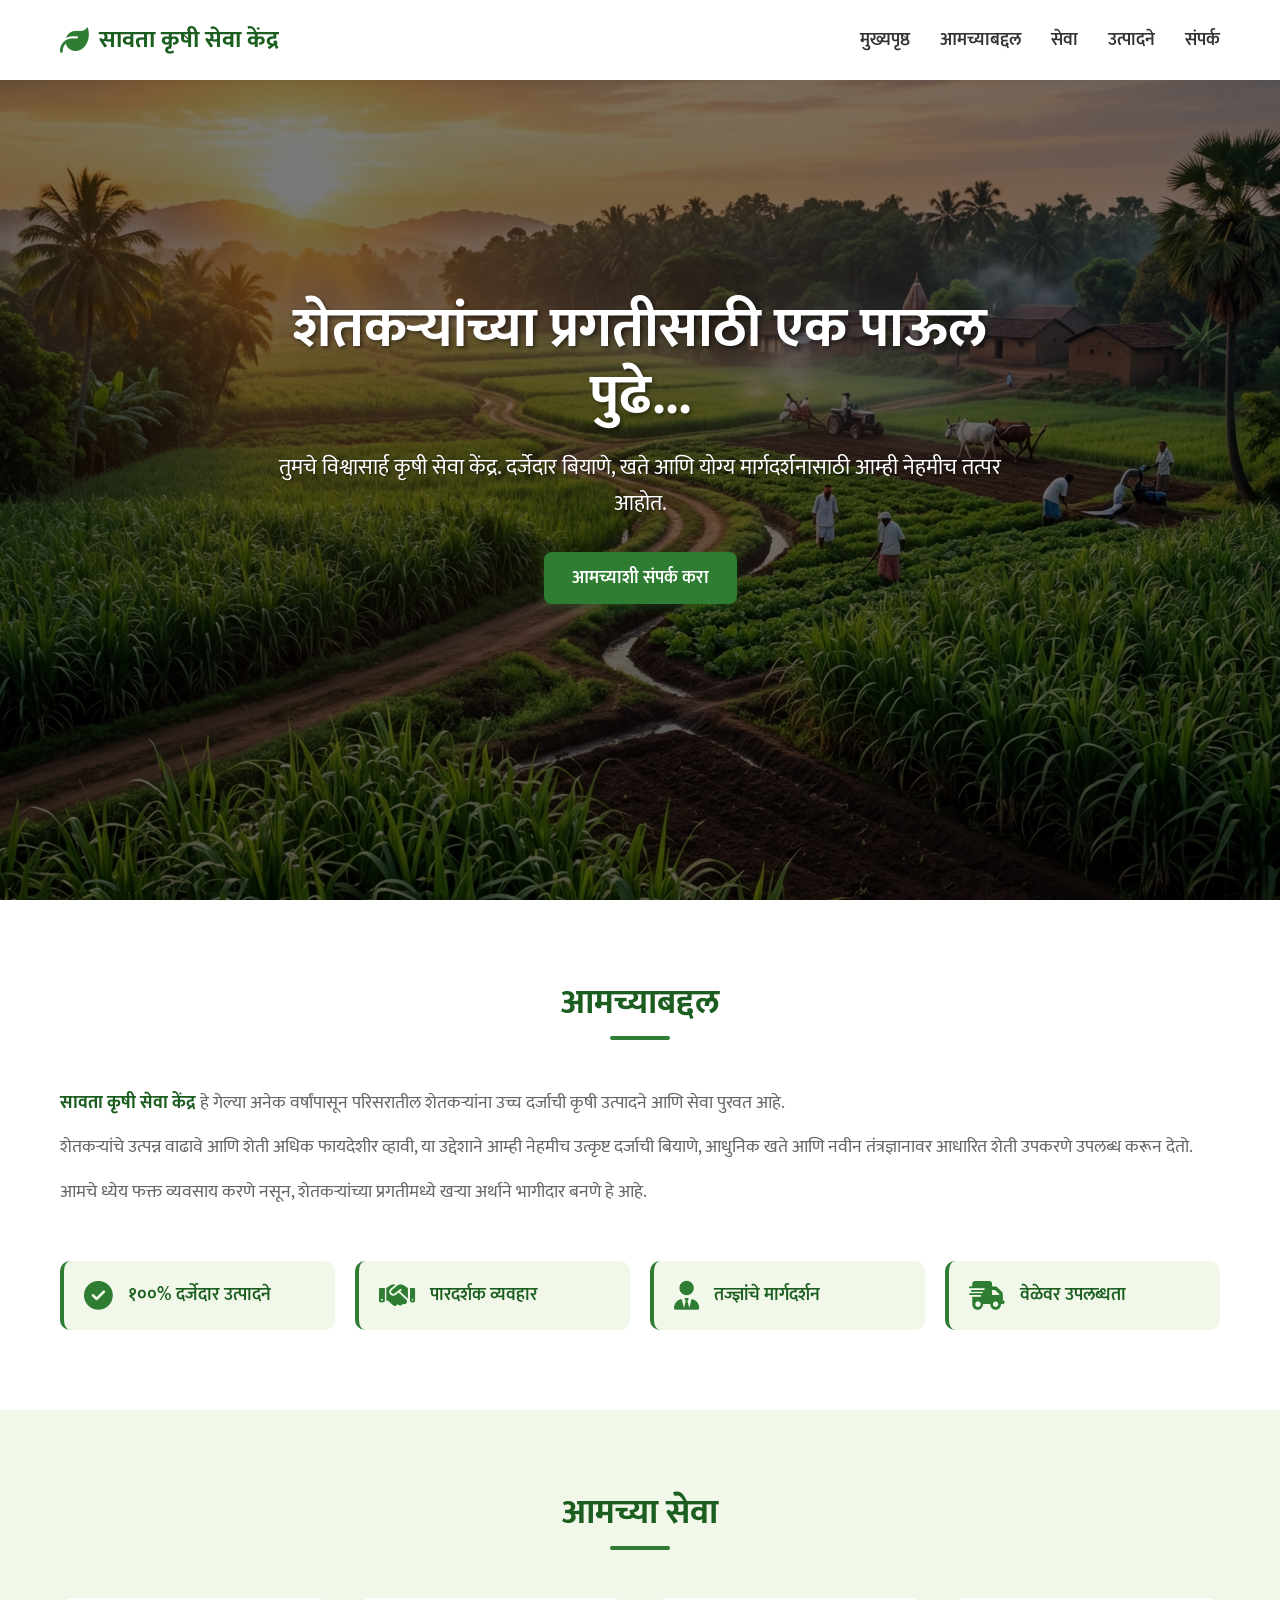
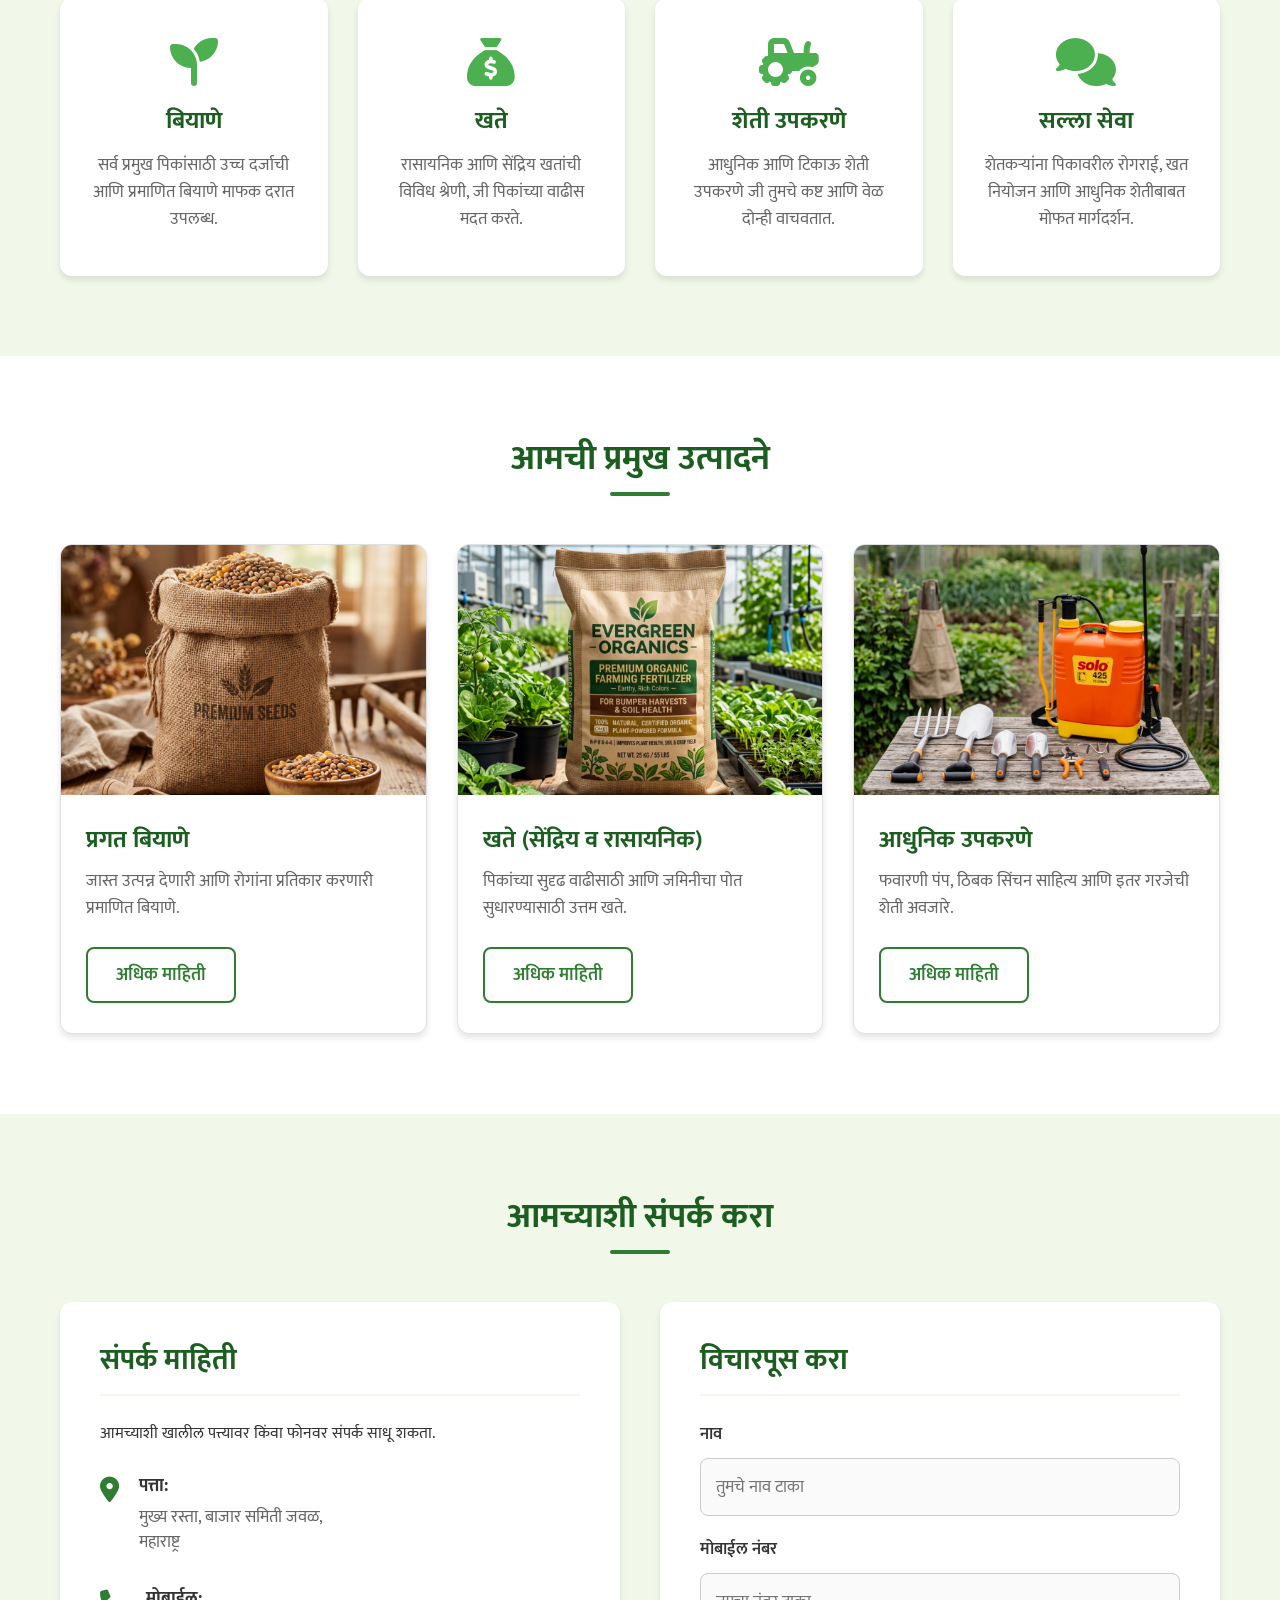
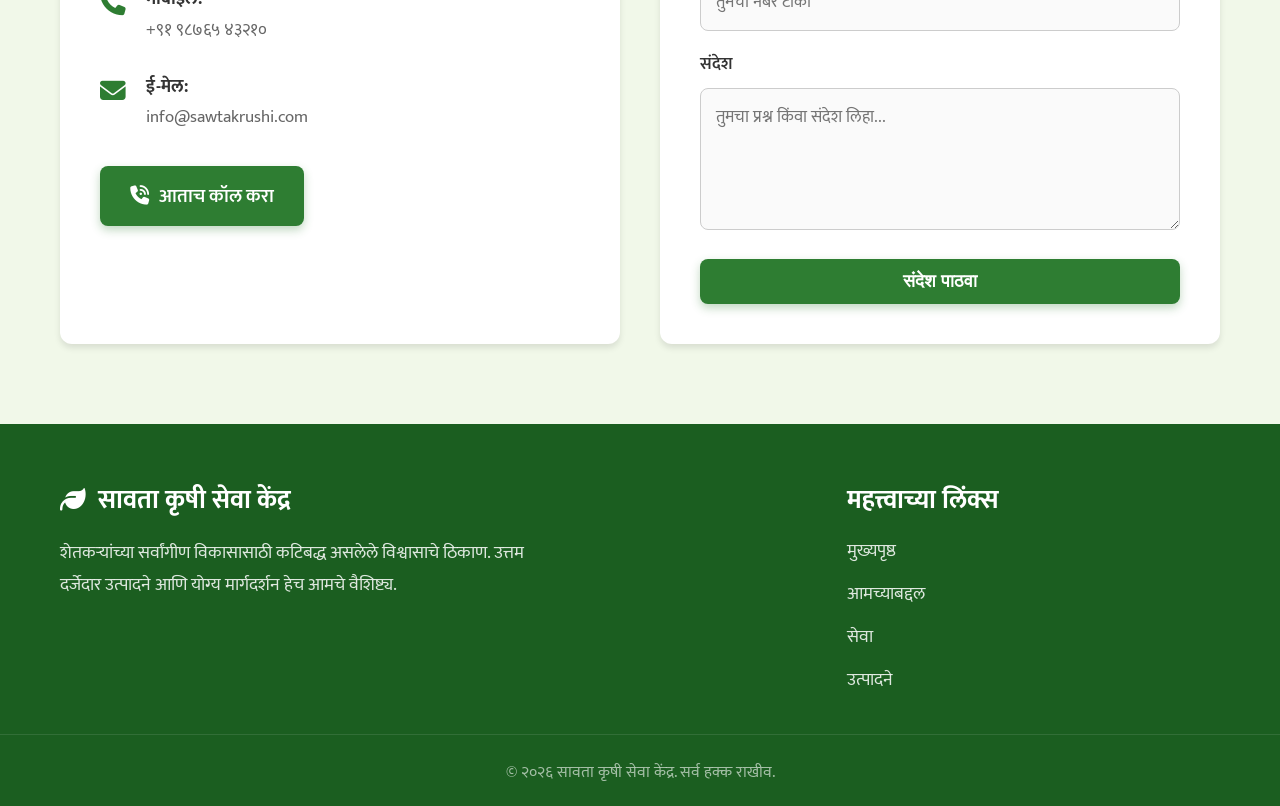
<file: Demo1/index.html>
<!DOCTYPE html>
<html lang="mr">
<head>
    <meta charset="UTF-8">
    <meta name="viewport" content="width=device-width, initial-scale=1.0">
    <title>सावता कृषी सेवा केंद्र</title>
    <meta name="description" content="सावता कृषी सेवा केंद्र - शेतकऱ्यांच्या प्रगतीसाठी एक विश्वसनीय नाव. बियाणे, खते आणि शेती उपकरणांसाठी आजच संपर्क करा.">
    <!-- Google Fonts -->
    <link rel="preconnect" href="https://fonts.googleapis.com">
    <link rel="preconnect" href="https://fonts.gstatic.com" crossorigin>
    <link href="https://fonts.googleapis.com/css2?family=Mukta:wght@300;400;500;600;700&display=swap" rel="stylesheet">
    <!-- Font Awesome -->
    <link rel="stylesheet" href="https://cdnjs.cloudflare.com/ajax/libs/font-awesome/6.4.0/css/all.min.css">
    <!-- Custom CSS -->
    <link rel="stylesheet" href="style.css">
</head>
<body>

    <!-- Header -->
    <header class="header">
        <div class="container header-container">
            <a href="#" class="logo">
                <i class="fa-solid fa-leaf"></i> सावता कृषी सेवा केंद्र
            </a>
            <button class="mobile-toggle" aria-label="Toggle Navigation">
                <i class="fa-solid fa-bars"></i>
            </button>
            <nav class="nav-menu">
                <ul>
                    <li><a href="#home">मुख्यपृष्ठ</a></li>
                    <li><a href="#about">आमच्याबद्दल</a></li>
                    <li><a href="#services">सेवा</a></li>
                    <li><a href="#products">उत्पादने</a></li>
                    <li><a href="#contact">संपर्क</a></li>
                </ul>
            </nav>
        </div>
    </header>

    <!-- Hero Section -->
    <section id="home" class="hero">
        <div class="hero-content">
            <h1>शेतकऱ्यांच्या प्रगतीसाठी एक पाऊल पुढे...</h1>
            <p>तुमचे विश्वासार्ह कृषी सेवा केंद्र. दर्जेदार बियाणे, खते आणि योग्य मार्गदर्शनासाठी आम्ही नेहमीच तत्पर आहोत.</p>
            <a href="#contact" class="btn btn-primary">आमच्याशी संपर्क करा</a>
        </div>
    </section>

    <!-- About Section -->
    <section id="about" class="about">
        <div class="container">
            <h2 class="section-title">आमच्याबद्दल</h2>
            <div class="about-content">
                <div class="about-text">
                    <p><strong>सावता कृषी सेवा केंद्र</strong> हे गेल्या अनेक वर्षांपासून परिसरातील शेतकऱ्यांना उच्च दर्जाची कृषी उत्पादने आणि सेवा पुरवत आहे.</p>
                    <p>शेतकऱ्यांचे उत्पन्न वाढावे आणि शेती अधिक फायदेशीर व्हावी, या उद्देशाने आम्ही नेहमीच उत्कृष्ट दर्जाची बियाणे, आधुनिक खते आणि नवीन तंत्रज्ञानावर आधारित शेती उपकरणे उपलब्ध करून देतो.</p>
                    <p>आमचे ध्येय फक्त व्यवसाय करणे नसून, शेतकऱ्यांच्या प्रगतीमध्ये खऱ्या अर्थाने भागीदार बनणे हे आहे.</p>
                </div>
                <div class="features-grid">
                    <div class="feature-item">
                        <i class="fa-solid fa-check-circle"></i>
                        <span>१००% दर्जेदार उत्पादने</span>
                    </div>
                    <div class="feature-item">
                        <i class="fa-solid fa-handshake"></i>
                        <span>पारदर्शक व्यवहार</span>
                    </div>
                    <div class="feature-item">
                        <i class="fa-solid fa-user-tie"></i>
                        <span>तज्ज्ञांचे मार्गदर्शन</span>
                    </div>
                    <div class="feature-item">
                        <i class="fa-solid fa-truck-fast"></i>
                        <span>वेळेवर उपलब्धता</span>
                    </div>
                </div>
            </div>
        </div>
    </section>

    <!-- Services Section -->
    <section id="services" class="services">
        <div class="container">
            <h2 class="section-title">आमच्या सेवा</h2>
            <div class="services-grid">
                <div class="service-card">
                    <i class="fa-solid fa-seedling"></i>
                    <h3>बियाणे</h3>
                    <p>सर्व प्रमुख पिकांसाठी उच्च दर्जाची आणि प्रमाणित बियाणे माफक दरात उपलब्ध.</p>
                </div>
                <div class="service-card">
                    <i class="fa-solid fa-sack-dollar"></i>
                    <h3>खते</h3>
                    <p>रासायनिक आणि सेंद्रिय खतांची विविध श्रेणी, जी पिकांच्या वाढीस मदत करते.</p>
                </div>
                <div class="service-card">
                    <i class="fa-solid fa-tractor"></i>
                    <h3>शेती उपकरणे</h3>
                    <p>आधुनिक आणि टिकाऊ शेती उपकरणे जी तुमचे कष्ट आणि वेळ दोन्ही वाचवतात.</p>
                </div>
                <div class="service-card">
                    <i class="fa-solid fa-comments"></i>
                    <h3>सल्ला सेवा</h3>
                    <p>शेतकऱ्यांना पिकावरील रोगराई, खत नियोजन आणि आधुनिक शेतीबाबत मोफत मार्गदर्शन.</p>
                </div>
            </div>
        </div>
    </section>

    <!-- Products Section -->
    <section id="products" class="products">
        <div class="container">
            <h2 class="section-title">आमची प्रमुख उत्पादने</h2>
            <div class="products-grid">
                <div class="product-card">
                    <img src="seed_product.png" alt="प्रगत बियाणे" id="prod1-img">
                    <div class="product-info">
                        <h3>प्रगत बियाणे</h3>
                        <p>जास्त उत्पन्न देणारी आणि रोगांना प्रतिकार करणारी प्रमाणित बियाणे.</p>
                        <a href="#contact" class="btn btn-secondary">अधिक माहिती</a>
                    </div>
                </div>
                <div class="product-card">
                    <img src="fertilizer_product.png" alt="सेंद्रिय व रासायनिक खते" id="prod2-img">
                    <div class="product-info">
                        <h3>खते (सेंद्रिय व रासायनिक)</h3>
                        <p>पिकांच्या सुदृढ वाढीसाठी आणि जमिनीचा पोत सुधारण्यासाठी उत्तम खते.</p>
                        <a href="#contact" class="btn btn-secondary">अधिक माहिती</a>
                    </div>
                </div>
                <div class="product-card">
                    <img src="equip_product.png" alt="शेती उपकरणे" id="prod3-img">
                    <div class="product-info">
                        <h3>आधुनिक उपकरणे</h3>
                        <p>फवारणी पंप, ठिबक सिंचन साहित्य आणि इतर गरजेची शेती अवजारे.</p>
                        <a href="#contact" class="btn btn-secondary">अधिक माहिती</a>
                    </div>
                </div>
            </div>
        </div>
    </section>

    <!-- Contact Section -->
    <section id="contact" class="contact">
        <div class="container">
            <h2 class="section-title">आमच्याशी संपर्क करा</h2>
            <div class="contact-wrapper">
                <div class="contact-info">
                    <h3>संपर्क माहिती</h3>
                    <p>आमच्याशी खालील पत्त्यावर किंवा फोनवर संपर्क साधू शकता.</p>
                    <ul class="info-list">
                        <li>
                            <i class="fa-solid fa-location-dot"></i>
                            <div>
                                <strong>पत्ता:</strong><br>
                                मुख्य रस्ता, बाजार समिती जवळ, <br>
                                महाराष्ट्र
                            </div>
                        </li>
                        <li>
                            <i class="fa-solid fa-phone"></i>
                            <div>
                                <strong>मोबाईल:</strong><br>
                                +९१ ९८७६५ ४३२१०
                            </div>
                        </li>
                        <li>
                            <i class="fa-solid fa-envelope"></i>
                            <div>
                                <strong>ई-मेल:</strong><br>
                                info@sawtakrushi.com
                            </div>
                        </li>
                    </ul>
                    <a href="tel:+919876543210" class="btn btn-primary call-btn"><i class="fa-solid fa-phone-volume"></i> आताच कॉल करा</a>
                </div>
                
                <div class="contact-form">
                    <h3>विचारपूस करा</h3>
                    <form onsubmit="event.preventDefault(); alert('तुमचा संदेश यशस्वीरित्या पाठवला गेला आहे!');">
                        <div class="form-group">
                            <label for="name">नाव</label>
                            <input type="text" id="name" placeholder="तुमचे नाव टाका" required>
                        </div>
                        <div class="form-group">
                            <label for="mobile">मोबाईल नंबर</label>
                            <input type="tel" id="mobile" placeholder="तुमचा नंबर टाका" pattern="[0-9]{10}" required>
                        </div>
                        <div class="form-group">
                            <label for="message">संदेश</label>
                            <textarea id="message" rows="4" placeholder="तुमचा प्रश्न किंवा संदेश लिहा..." required></textarea>
                        </div>
                        <button type="submit" class="btn btn-primary btn-block">संदेश पाठवा</button>
                    </form>
                </div>
            </div>
        </div>
    </section>

    <!-- Footer -->
    <footer class="footer">
        <div class="container footer-content">
            <div class="footer-col">
                <h3><i class="fa-solid fa-leaf"></i> सावता कृषी सेवा केंद्र</h3>
                <p>शेतकऱ्यांच्या सर्वांगीण विकासासाठी कटिबद्ध असलेले विश्वासाचे ठिकाण. उत्तम दर्जेदार उत्पादने आणि योग्य मार्गदर्शन हेच आमचे वैशिष्ट्य.</p>
            </div>
            <div class="footer-col">
                <h3>महत्त्वाच्या लिंक्स</h3>
                <ul>
                    <li><a href="#home">मुख्यपृष्ठ</a></li>
                    <li><a href="#about">आमच्याबद्दल</a></li>
                    <li><a href="#services">सेवा</a></li>
                    <li><a href="#products">उत्पादने</a></li>
                </ul>
            </div>
        </div>
        <div class="footer-bottom">
            <p>&copy; २०२६ सावता कृषी सेवा केंद्र. सर्व हक्क राखीव.</p>
        </div>
    </footer>

    <script>
        // Sticky Header & Mobile Menu Toggle
        const header = document.querySelector('.header');
        const mobileToggle = document.querySelector('.mobile-toggle');
        const navMenu = document.querySelector('.nav-menu');

        window.addEventListener('scroll', () => {
            if (window.scrollY > 50) {
                header.classList.add('scrolled');
            } else {
                header.classList.remove('scrolled');
            }
        });

        mobileToggle.addEventListener('click', () => {
            navMenu.classList.toggle('active');
            let icon = mobileToggle.querySelector('i');
            if(navMenu.classList.contains('active')) {
                icon.classList.remove('fa-bars');
                icon.classList.add('fa-times');
            } else {
                icon.classList.remove('fa-times');
                icon.classList.add('fa-bars');
            }
        });

        // Close mobile menu when clicking on a link
        document.querySelectorAll('.nav-menu a').forEach(link => {
            link.addEventListener('click', () => {
                navMenu.classList.remove('active');
                let icon = mobileToggle.querySelector('i');
                icon.classList.remove('fa-times');
                icon.classList.add('fa-bars');
            });
        });
    </script>
</body>
</html>
</file>
<file: Demo1/style.css>
/* Color Palette & Variables */
:root {
    --primary-green: #2e7d32;
    --primary-light: #4caf50;
    --primary-dark: #1b5e20;
    --secondary-earth: #8d6e63;
    --accent-orange: #f57c00;
    --bg-light: #f1f8e9;
    --text-main: #333333;
    --text-muted: #666666;
    --white: #ffffff;
    --border-color: #e0e0e0;
    --shadow: 0 4px 6px rgba(0, 0, 0, 0.1);
    --transition: all 0.3s ease;
}

/* Reset & Base Styles */
* {
    margin: 0;
    padding: 0;
    box-sizing: border-box;
}

html {
    scroll-behavior: smooth;
    scroll-padding-top: 80px; /* offset for sticky header */
}

body {
    font-family: 'Mukta', sans-serif;
    color: var(--text-main);
    background-color: #fafafa;
    line-height: 1.6;
}

img {
    max-width: 100%;
    height: auto;
    display: block;
}

a {
    text-decoration: none;
    color: inherit;
    transition: var(--transition);
}

ul {
    list-style: none;
}

.container {
    max-width: 1200px;
    margin: 0 auto;
    padding: 0 20px;
}

/* Typography */
h1, h2, h3, h4, h5, h6 {
    font-weight: 700;
    line-height: 1.3;
}

.section-title {
    text-align: center;
    font-size: 2.2rem;
    color: var(--primary-dark);
    margin-bottom: 3rem;
    position: relative;
}

.section-title::after {
    content: '';
    display: block;
    width: 60px;
    height: 4px;
    background-color: var(--primary-green);
    margin: 10px auto 0;
    border-radius: 2px;
}

/* Buttons */
.btn {
    display: inline-block;
    padding: 12px 28px;
    border-radius: 8px;
    font-size: 1.1rem;
    font-weight: 600;
    cursor: pointer;
    text-align: center;
    border: none;
    transition: var(--transition);
}

.btn-primary {
    background-color: var(--primary-green);
    color: var(--white);
    box-shadow: 0 4px 10px rgba(46, 125, 50, 0.3);
}

.btn-primary:hover {
    background-color: var(--primary-dark);
    transform: translateY(-2px);
    box-shadow: 0 6px 15px rgba(46, 125, 50, 0.4);
    color: var(--white);
}

.btn-secondary {
    background-color: transparent;
    color: var(--primary-green);
    border: 2px solid var(--primary-green);
}

.btn-secondary:hover {
    background-color: var(--primary-green);
    color: var(--white);
}

.btn-block {
    display: block;
    width: 100%;
}

/* Header & Navigation */
.header {
    background-color: var(--white);
    position: fixed;
    top: 0;
    left: 0;
    width: 100%;
    z-index: 1000;
    box-shadow: 0 2px 10px rgba(0, 0, 0, 0.05);
    transition: var(--transition);
}

.header.scrolled {
    padding: 5px 0;
    box-shadow: 0 4px 15px rgba(0, 0, 0, 0.1);
}

.header-container {
    display: flex;
    justify-content: space-between;
    align-items: center;
    height: 80px;
}

.logo {
    font-size: 1.5rem;
    font-weight: 700;
    color: var(--primary-dark);
    display: flex;
    align-items: center;
    gap: 10px;
}

.logo i {
    color: var(--primary-green);
    font-size: 1.8rem;
}

.nav-menu ul {
    display: flex;
    gap: 30px;
}

.nav-menu a {
    font-size: 1.1rem;
    font-weight: 600;
    color: var(--text-main);
    display: block;
    padding: 5px 0;
}

.nav-menu a:hover {
    color: var(--primary-green);
}

.mobile-toggle {
    display: none;
    background: none;
    border: none;
    font-size: 1.8rem;
    color: var(--primary-dark);
    cursor: pointer;
}

/* Hero Section */
.hero {
    height: 100vh;
    min-height: 600px;
    background: linear-gradient(rgba(0, 0, 0, 0.5), rgba(0, 0, 0, 0.6)), url('hero_bg.png') center/cover no-repeat;
    display: flex;
    align-items: center;
    text-align: center;
    color: var(--white);
}

.hero-content {
    max-width: 800px;
    margin: 0 auto;
    padding: 0 20px;
}

.hero h1 {
    font-size: 3.5rem;
    margin-bottom: 20px;
    text-shadow: 2px 2px 4px rgba(0,0,0,0.5);
    line-height: 1.2;
}

.hero p {
    font-size: 1.4rem;
    margin-bottom: 30px;
    text-shadow: 1px 1px 2px rgba(0,0,0,0.5);
    font-weight: 400;
}

/* About Section */
.about {
    padding: 80px 0;
    background-color: var(--white);
}

.about-content {
    display: flex;
    flex-direction: column;
    gap: 40px;
}

.about-text {
    font-size: 1.15rem;
    color: var(--text-muted);
}

.about-text p {
    margin-bottom: 15px;
}

.about-text strong {
    color: var(--primary-dark);
}

.features-grid {
    display: grid;
    grid-template-columns: repeat(2, 1fr);
    gap: 20px;
}

.feature-item {
    display: flex;
    align-items: center;
    gap: 15px;
    padding: 20px;
    background-color: var(--bg-light);
    border-radius: 10px;
    border-left: 4px solid var(--primary-green);
    transition: var(--transition);
}

.feature-item:hover {
    transform: translateX(5px);
    box-shadow: var(--shadow);
}

.feature-item i {
    font-size: 1.8rem;
    color: var(--primary-green);
}

.feature-item span {
    font-size: 1.1rem;
    font-weight: 600;
    color: var(--primary-dark);
}

@media (min-width: 992px) {
    .features-grid {
        grid-template-columns: repeat(4, 1fr);
    }
}

/* Services Section */
.services {
    padding: 80px 0;
    background-color: var(--bg-light);
}

.services-grid {
    display: grid;
    grid-template-columns: repeat(auto-fit, minmax(250px, 1fr));
    gap: 30px;
}

.service-card {
    background-color: var(--white);
    padding: 40px 30px;
    border-radius: 12px;
    text-align: center;
    box-shadow: var(--shadow);
    transition: var(--transition);
    border-bottom: 4px solid transparent;
}

.service-card:hover {
    transform: translateY(-10px);
    border-bottom-color: var(--primary-green);
    box-shadow: 0 10px 20px rgba(0, 0, 0, 0.1);
}

.service-card i {
    font-size: 3rem;
    color: var(--primary-light);
    margin-bottom: 20px;
}

.service-card h3 {
    font-size: 1.5rem;
    margin-bottom: 15px;
    color: var(--primary-dark);
}

.service-card p {
    color: var(--text-muted);
    font-size: 1.05rem;
}

/* Products Section */
.products {
    padding: 80px 0;
    background-color: var(--white);
}

.products-grid {
    display: grid;
    grid-template-columns: repeat(auto-fit, minmax(300px, 1fr));
    gap: 30px;
}

.product-card {
    background-color: var(--white);
    border-radius: 12px;
    overflow: hidden;
    box-shadow: var(--shadow);
    transition: var(--transition);
    border: 1px solid var(--border-color);
}

.product-card:hover {
    transform: translateY(-5px);
    box-shadow: 0 15px 30px rgba(0, 0, 0, 0.1);
}

.product-card img {
    width: 100%;
    height: 250px;
    object-fit: cover;
    background-color: #f0f0f0;
}

.product-info {
    padding: 30px 25px;
}

.product-info h3 {
    font-size: 1.5rem;
    color: var(--primary-dark);
    margin-bottom: 12px;
}

.product-info p {
    color: var(--text-muted);
    margin-bottom: 25px;
    font-size: 1.05rem;
}

/* Contact Section */
.contact {
    padding: 80px 0;
    background-color: var(--bg-light);
}

.contact-wrapper {
    display: grid;
    grid-template-columns: 1fr;
    gap: 40px;
}

@media (min-width: 992px) {
    .contact-wrapper {
        grid-template-columns: 1fr 1fr;
    }
}

.contact-info, .contact-form {
    background-color: var(--white);
    padding: 40px;
    border-radius: 12px;
    box-shadow: var(--shadow);
}

.contact-info h3, .contact-form h3 {
    font-size: 1.8rem;
    margin-bottom: 25px;
    color: var(--primary-dark);
    border-bottom: 2px solid var(--bg-light);
    padding-bottom: 15px;
}

.info-list {
    margin-top: 25px;
    display: flex;
    flex-direction: column;
    gap: 30px;
}

.info-list li {
    display: flex;
    align-items: flex-start;
    gap: 20px;
}

.info-list i {
    font-size: 1.6rem;
    color: var(--primary-green);
    margin-top: 5px;
}

.info-list div strong {
    color: var(--text-main);
    font-size: 1.15rem;
    display: inline-block;
    margin-bottom: 5px;
}

.info-list div {
    color: var(--text-muted);
    line-height: 1.5;
    font-size: 1.05rem;
}

.call-btn {
    margin-top: 35px;
    display: inline-flex;
    align-items: center;
    gap: 10px;
    font-size: 1.2rem;
    padding: 15px 30px;
}

.form-group {
    margin-bottom: 20px;
}

.form-group label {
    display: block;
    margin-bottom: 10px;
    font-weight: 600;
    color: var(--text-main);
    font-size: 1.05rem;
}

.form-group input, .form-group textarea {
    width: 100%;
    padding: 14px 15px;
    border: 1px solid #cccccc;
    border-radius: 8px;
    font-size: 1.05rem;
    font-family: inherit;
    transition: var(--transition);
    background-color: #fafafa;
}

.form-group input:focus, .form-group textarea:focus {
    outline: none;
    border-color: var(--primary-green);
    box-shadow: 0 0 0 3px rgba(76, 175, 80, 0.2);
    background-color: var(--white);
}

/* Footer */
.footer {
    background-color: var(--primary-dark);
    color: var(--white);
    padding: 60px 0 20px;
}

.footer-content {
    display: grid;
    grid-template-columns: 1fr;
    gap: 40px;
    margin-bottom: 40px;
}

@media (min-width: 768px) {
    .footer-content {
        grid-template-columns: 2fr 1fr;
    }
}

.footer-col h3 {
    font-size: 1.6rem;
    margin-bottom: 20px;
    display: flex;
    align-items: center;
    gap: 12px;
}

.footer-col p {
    color: rgba(255, 255, 255, 0.85);
    line-height: 1.8;
    max-width: 500px;
    font-size: 1.1rem;
}

.footer-col ul {
    display: flex;
    flex-direction: column;
    gap: 15px;
}

.footer-col ul a {
    color: rgba(255, 255, 255, 0.85);
    font-size: 1.1rem;
    display: inline-block;
}

.footer-col ul a:hover {
    color: var(--accent-orange);
    transform: translateX(5px);
}

.footer-bottom {
    text-align: center;
    padding-top: 25px;
    border-top: 1px solid rgba(255, 255, 255, 0.1);
    color: rgba(255, 255, 255, 0.6);
    font-size: 1rem;
}

/* Responsive Design Adjustments */
@media (max-width: 768px) {
    .nav-menu {
        position: fixed;
        top: 80px;
        left: -100%;
        width: 100%;
        height: calc(100vh - 80px);
        background-color: var(--white);
        flex-direction: column;
        align-items: center;
        padding-top: 40px;
        transition: 0.4s ease-in-out;
        box-shadow: inset 0 2px 5px rgba(0,0,0,0.05);
    }
    
    .nav-menu.active {
        left: 0;
    }
    
    .nav-menu ul {
        flex-direction: column;
        text-align: center;
        width: 100%;
    }
    
    .nav-menu li {
        width: 100%;
    }
    
    .nav-menu a {
        display: block;
        padding: 15px;
        font-size: 1.3rem;
        border-bottom: 1px solid var(--bg-light);
    }
    
    .mobile-toggle {
        display: block;
        font-size: 1.8rem;
    }
    
    .hero h1 {
        font-size: 2.2rem;
    }
    
    .hero p {
        font-size: 1.15rem;
    }
    
    .section-title {
        font-size: 1.8rem;
    }
    
    .contact-info, .contact-form {
        padding: 25px 20px;
    }
    
    .features-grid {
        grid-template-columns: 1fr;
    }
}
</file>
